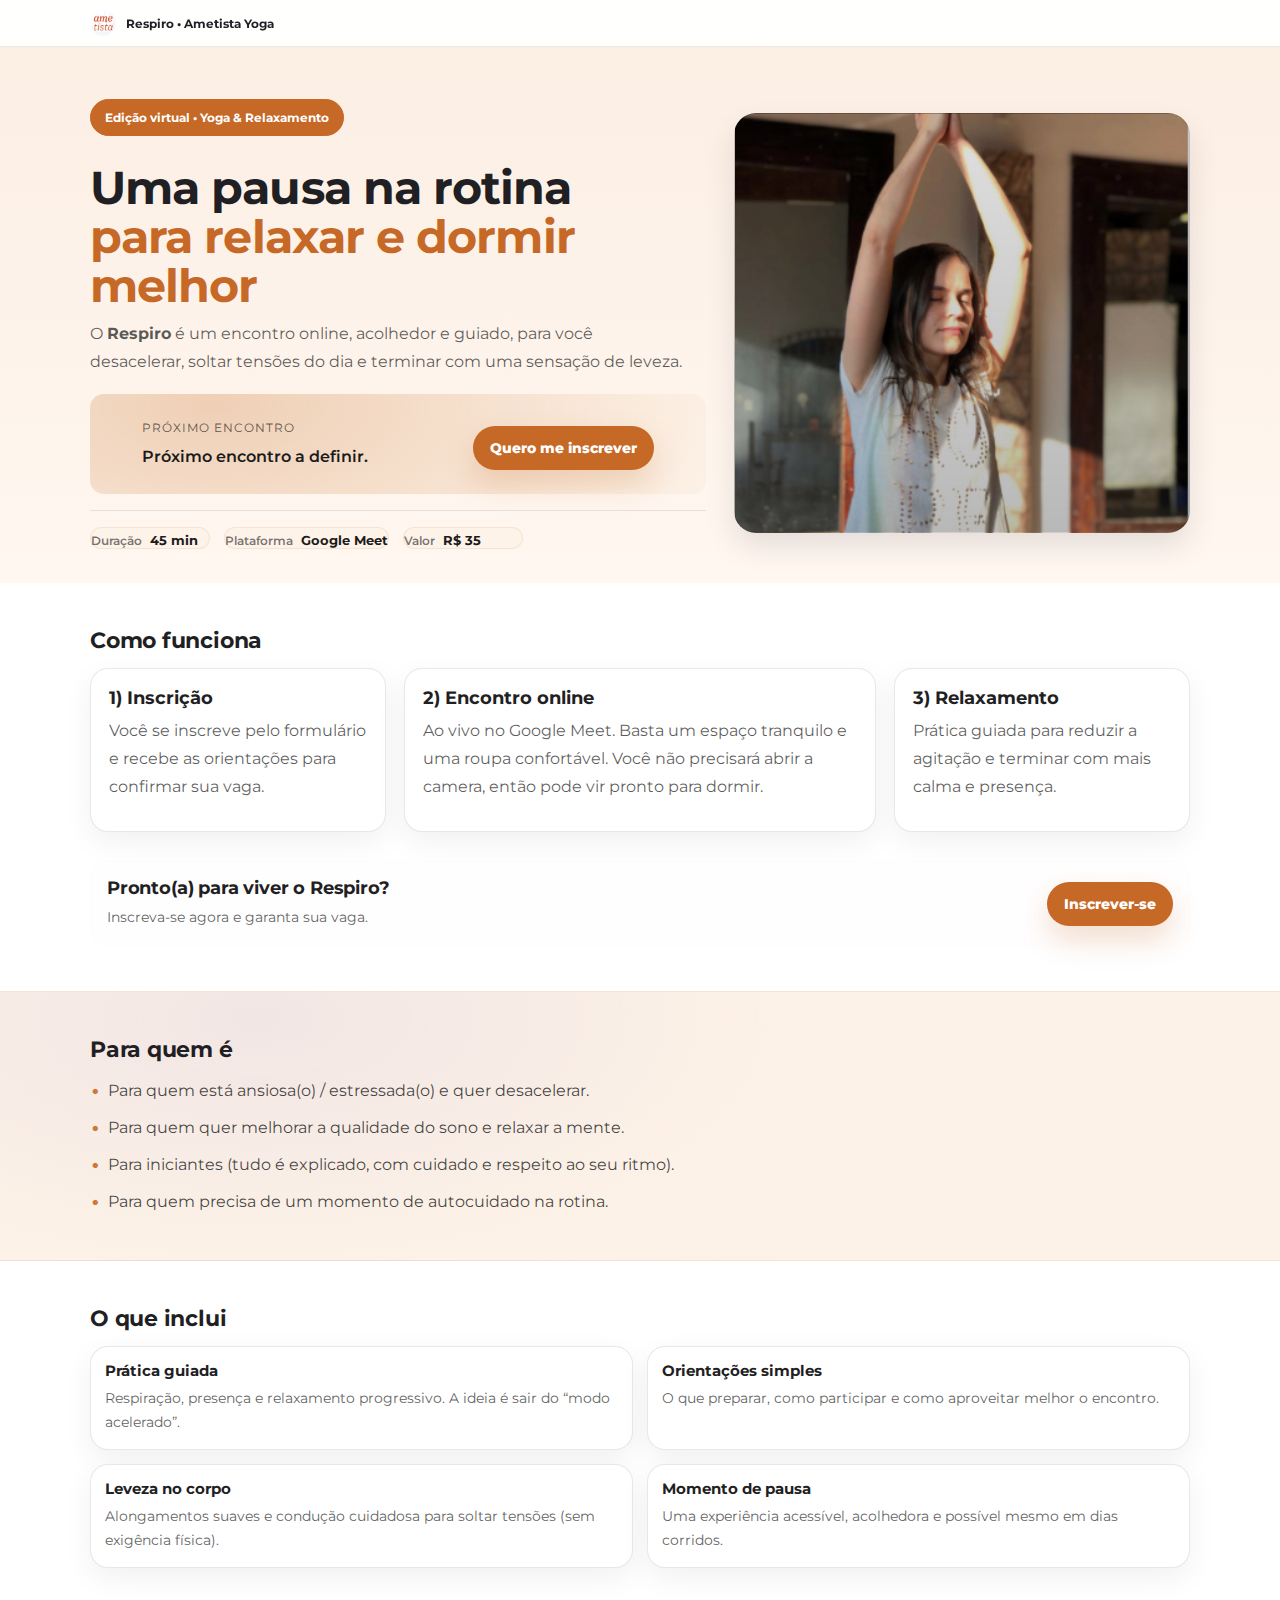
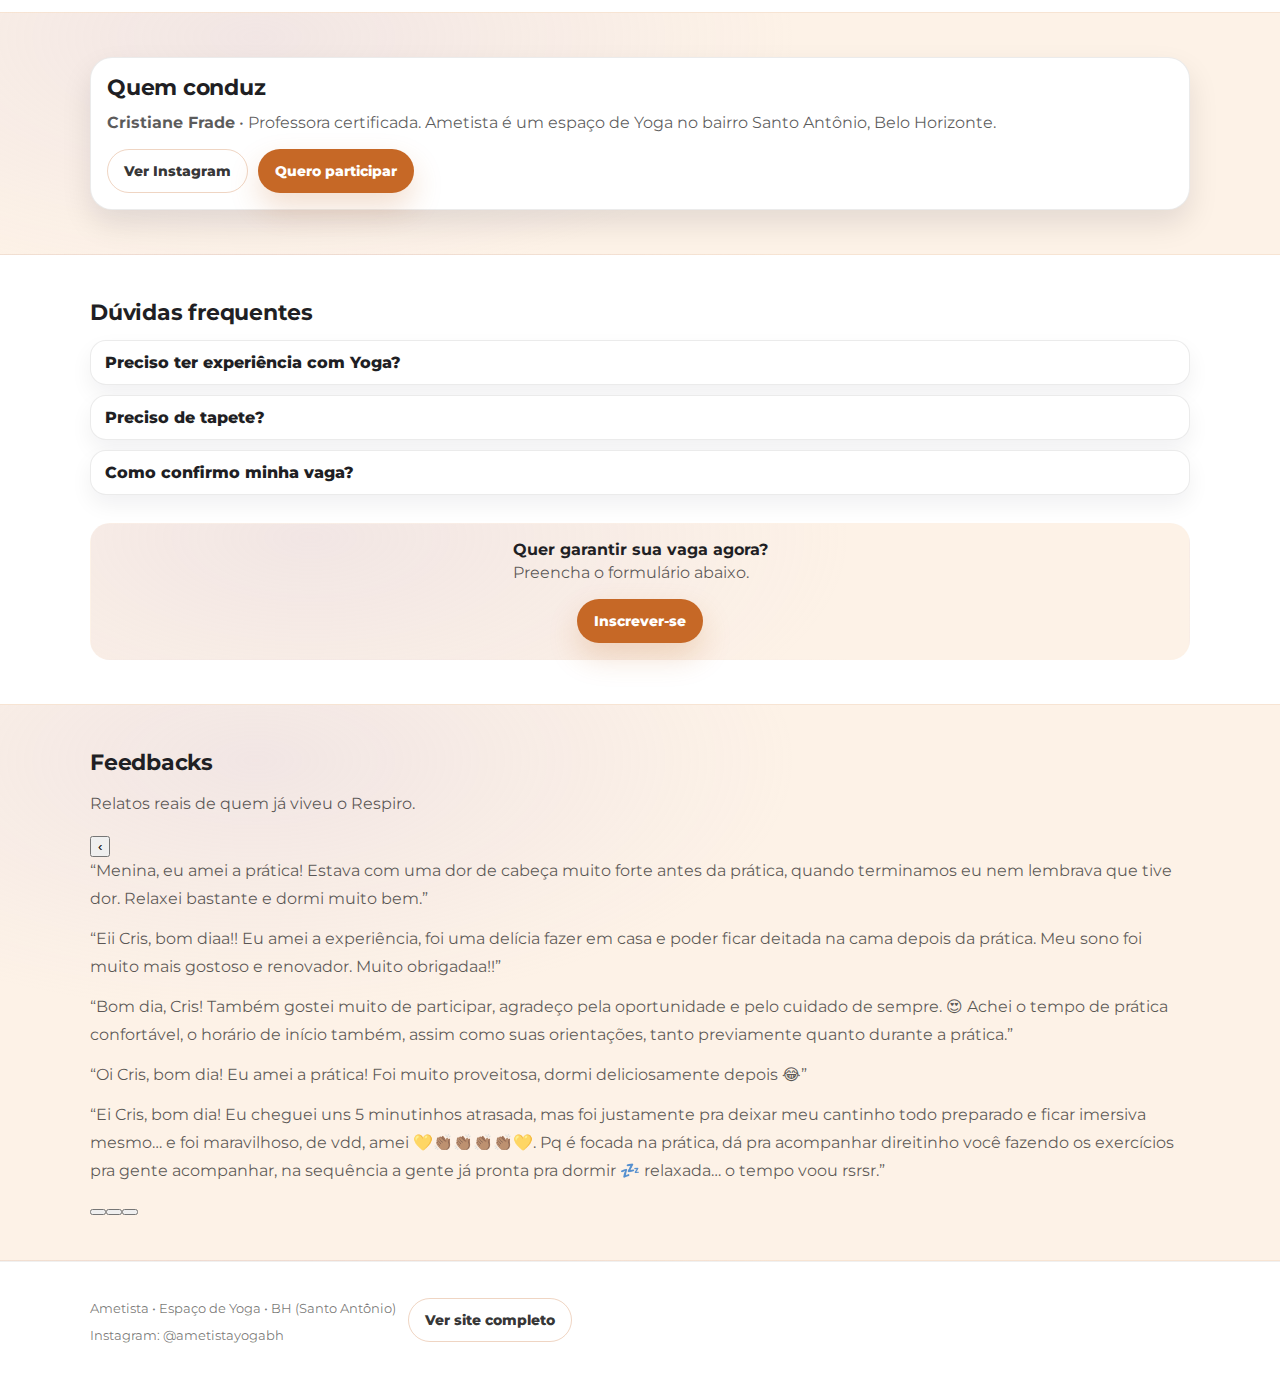
<file: index.html>
<!doctype html>
<html lang="pt-BR">
<head>
  <meta charset="utf-8" />
  <meta name="viewport" content="width=device-width, initial-scale=1" />

  <title>Respiro • Yoga & Relaxamento na sua casa | Ametista Yoga BH</title>
  <meta name="description" content="Respiro (edição virtual): uma pausa na rotina com Yoga & Relaxamento para relaxar e dormir melhor. Inscreva-se online." />
  <meta name="robots" content="index,follow" />
  <link rel="canonical" href="https://respiro.ametistayoga.com.br/" />
  <meta name="theme-color" content="#6d4cff" />

  <!-- Open Graph -->
  <meta property="og:type" content="website" />
  <meta property="og:site_name" content="Ametista • Espaço de Yoga" />
  <meta property="og:title" content="Respiro • Yoga & Relaxamento na sua casa" />
  <meta property="og:description" content="Uma pausa na rotina para relaxar e dormir melhor. Inscreva-se online." />
  <meta property="og:url" content="https://respiro.ametistayoga.com.br/" />
  <meta property="og:image" content="https://respiro.ametistayoga.com.br/assets/images/ametista-logo-vertical.webp.webp" />
  <meta property="og:image:width" content="1200" />
  <meta property="og:image:height" content="630" />

  <!-- Twitter -->
  <meta name="twitter:card" content="summary_large_image" />
  <meta name="twitter:title" content="Respiro • Yoga & Relaxamento na sua casa" />
  <meta name="twitter:description" content="Uma pausa na rotina para relaxar e dormir melhor. Inscreva-se online." />
  <meta name="twitter:image" content="https://respiro.ametistayoga.com.br/assets/images/ametista-logo-vertical.webp" />

  <link rel="icon" href="assets/images/ametista-logo-vertical.webp" />
  <link rel="preconnect" href="https://fonts.googleapis.com">
  <link rel="preconnect" href="https://fonts.gstatic.com" crossorigin>
  <link href="https://fonts.googleapis.com/css2?family=Montserrat:wght@300;400;600;700;800&display=swap" rel="stylesheet">

  <link rel="stylesheet" href="assets/css/base.css">
  <link rel="stylesheet" href="assets/css/header-menu.css">
  <link rel="stylesheet" href="assets/css/respiro.css">
  <link rel="stylesheet" href="assets/css/modal.css">
<link rel="stylesheet" href="assets/css/base2.css">
<link rel="stylesheet" href="assets/css/feedback.css">

  <!-- Schema -->
  <script type="application/ld+json">
  {
    "@context":"https://schema.org",
    "@type":"Event",
    "name":"Respiro (edição virtual) - Yoga & Relaxamento",
    "eventAttendanceMode":"https://schema.org/OnlineEventAttendanceMode",
    "eventStatus":"https://schema.org/EventScheduled",
    "organizer":{
      "@type":"Organization",
      "name":"Ametista - Espaço de Yoga",
      "url":"https://ametistayoga.com.br"
    }
  }
  </script>

  <script type="text/javascript">
    (function(c,l,a,r,i,t,y){
        c[a]=c[a]||function(){(c[a].q=c[a].q||[]).push(arguments)};
        t=l.createElement(r);t.async=1;t.src="https://www.clarity.ms/tag/"+i;
        y=l.getElementsByTagName(r)[0];y.parentNode.insertBefore(t,y);
    })(window, document, "clarity", "script", "vf5sz6mywm");
</script>
</head>

<body>
  <!-- Header -->
  <header class="header">
    <div class="wrap header-inner">
      <a class="brand" href="https://respiro.ametistayoga.com.br" aria-label="Ir para o site Ametista Yoga">
        <img src="assets/images/ametista-logo-vertical.webp" alt="">
        <span>Respiro • Ametista Yoga</span>
      </a>
    </div>
  </header>

  <!-- Hero -->
  <main>
    <section class="hero" aria-label="Respiro">
      <div class="wrap hero-grid">
        <div class="hero-copy">
          <div class="badge">Edição virtual • Yoga & Relaxamento</div>

          <h1>Uma pausa na rotina<br><span class="accent">para relaxar e dormir melhor</span></h1>

          <p class="lead">
            O <strong>Respiro</strong> é um encontro online, acolhedor e guiado, para você desacelerar,
            soltar tensões do dia e terminar com uma sensação de leveza.
          </p>
<section class="next-event" aria-live="polite">
  <div class="wrap1">
    <div>
    <p class="next-event-label">Próximo encontro</p>
    <p class="next-event-value" id="nextEvent">
      Carregando próxima data…
    </p>
    </div>
    <div class="cta-row">
  <a class="btn primary" href="#" id="cta-main"data-open-form>Quero me inscrever</a>
</div>
  </div>
</section>


         <div class="meta-inline" aria-label="Informações rápidas">
  <div class="meta-item">
    <span class="meta-k">Duração</span>
    <span class="meta-v">45 min</span>
  </div>

  <div class="meta-item">
    <span class="meta-k">Plataforma</span>
    <span class="meta-v">Google Meet</span>
  </div>

  <div class="meta-item">
    <span class="meta-k">Valor</span>
    <span class="meta-v">R$ 35</span>
  </div>
</div>
        </div>

        <div class="hero-media" role="img" aria-label="Foto do Respiro"></div>
      </div>
    </section>

    <!-- Como funciona -->
    <section class="section" id="como-funciona">
      <div class="wrap">
        <h2>Como funciona</h2>

        <div class="cards">
          <article class="card">
            <h3>1) Inscrição</h3>
            <p>Você se inscreve pelo formulário e recebe as orientações para confirmar sua vaga.</p>
          </article>
          <article class="card">
            <h3>2) Encontro online</h3>
            <p>Ao vivo no Google Meet. Basta um espaço tranquilo e uma roupa confortável. Você não precisará abrir a camera, então pode vir pronto para dormir.</p>
          </article>
          <article class="card">
            <h3>3) Relaxamento</h3>
            <p>Prática guiada para reduzir a agitação e terminar com mais calma e presença.</p>
          </article>
        </div>

        <div class="cta-box">
          <div>
            <strong>Pronto(a) para viver o Respiro?</strong>
            <p>Inscreva-se agora e garanta sua vaga.</p>
          </div>
          <a class="btn primary" href="#" id="cta-mid" data-open-form>Inscrever-se</a>
        </div>
      </div>
    </section>

    <!-- Para quem é -->
    <section class="section soft" id="para-quem">
      <div class="wrap">
        <h2>Para quem é</h2>
        <ul class="list">
          <li>Para quem está ansiosa(o) / estressada(o) e quer desacelerar.</li>
          <li>Para quem quer melhorar a qualidade do sono e relaxar a mente.</li>
          <li>Para iniciantes (tudo é explicado, com cuidado e respeito ao seu ritmo).</li>
          <li>Para quem precisa de um momento de autocuidado na rotina.</li>
        </ul>
      </div>
    </section>

    <!-- Conteúdo -->
    <section class="section" id="conteudo">
      <div class="wrap">
        <h2>O que inclui</h2>

        <div class="grid-2">
          <div class="panel">
            <h3>Prática guiada</h3>
            <p>Respiração, presença e relaxamento progressivo. A ideia é sair do “modo acelerado”.</p>
          </div>
          <div class="panel">
            <h3>Orientações simples</h3>
            <p>O que preparar, como participar e como aproveitar melhor o encontro.</p>
          </div>
          <div class="panel">
            <h3>Leveza no corpo</h3>
            <p>Alongamentos suaves e condução cuidadosa para soltar tensões (sem exigência física).</p>
          </div>
          <div class="panel">
            <h3>Momento de pausa</h3>
            <p>Uma experiência acessível, acolhedora e possível mesmo em dias corridos.</p>
          </div>
        </div>
      </div>
    </section>

    <!-- Sobre -->
    <section class="section soft" id="sobre">
      <div class="wrap about">
        <div class="about-card">
          <h2>Quem conduz</h2>
          <p>
            <strong>Cristiane Frade</strong> • Professora certificada.
            Ametista é um espaço de Yoga no bairro Santo Antônio, Belo Horizonte.
          </p>
          <div class="about-actions">
            <a class="btn ghost" href="https://instagram.com/ametistayogabh" target="_blank" rel="noreferrer">Ver Instagram</a>
            <a class="btn primary" href="#" id="cta-about" data-open-form>Quero participar</a>
          </div>
        </div>
      </div>
    </section>

    <!-- FAQ -->
    <section class="section" id="faq">
      <div class="wrap">
        <h2>Dúvidas frequentes</h2>

        <details class="faq">
          <summary>Preciso ter experiência com Yoga?</summary>
          <p>Não. O Respiro é acessível e guiado, com foco em relaxamento e autocuidado.</p>
        </details>

        <details class="faq">
          <summary>Preciso de tapete?</summary>
          <p>Não. Você pode fazer a prática na sua cama, sofá ou em outro apoio no chão.</p>
        </details>

        <details class="faq">
          <summary>Como confirmo minha vaga?</summary>
          <p>Você se inscreve pelo formulário e segue as instruções de confirmação (pagamento/PIX).</p>
        </details>

        <div class="cta-box1">
          <div>
            <strong>Quer garantir sua vaga agora?</strong>
            <p>Preencha o formulário abaixo.</p>
          </div>
          <a class="btn primary" href="#" id="cta-bottom" data-open-form>Inscrever-se</a>
        </div>
      </div>
    </section>
    <section class="section soft" id="feedbacks" aria-label="Feedbacks de alunos">
  <div class="wrap">
    <h2>Feedbacks</h2>
    <p class="lead">Relatos reais de quem já viveu o Respiro.</p>

    <div class="fb-slider" data-fb-slider>
      <button class="fb-nav fb-prev" type="button" aria-label="Feedback anterior" data-fb-prev>
        ‹
      </button>

      <div class="fb-viewport" data-fb-viewport tabindex="0" aria-label="Carrossel de feedbacks">
        <div class="fb-track" data-fb-track>
          <article class="fb-card">
            <p class="fb-quote">“Menina, eu amei a prática! Estava com uma dor de cabeça muito forte antes da prática, quando terminamos eu nem lembrava que tive dor. Relaxei bastante e dormi muito bem.”</p>
          </article>

          <article class="fb-card">
            <p class="fb-quote">“Eii Cris, bom diaa!! Eu amei a experiência, foi uma delícia fazer em casa e poder ficar deitada na cama depois da prática. Meu sono foi muito mais gostoso e renovador. Muito obrigadaa!!”</p>
          </article>

          <article class="fb-card">
            <p class="fb-quote">“Bom dia, Cris! Também gostei muito de participar, agradeço pela oportunidade e pelo cuidado de sempre. 😍 Achei o tempo de prática confortável, o horário de início também, assim como suas orientações, tanto previamente quanto durante a prática.”</p>
          </article>

          <article class="fb-card">
            <p class="fb-quote">“Oi Cris, bom dia! Eu amei a prática! Foi muito proveitosa, dormi deliciosamente depois 😂”</p>
          </article>

          <article class="fb-card">
            <p class="fb-quote">“Ei Cris, bom dia! Eu cheguei uns 5 minutinhos atrasada, mas foi justamente pra deixar meu cantinho todo preparado e ficar imersiva mesmo… e foi maravilhoso, de vdd, amei 💛👏🏾👏🏾👏🏾👏🏾💛. Pq é focada na prática, dá pra acompanhar direitinho você fazendo os exercícios pra gente acompanhar, na sequência a gente já pronta pra dormir 💤 relaxada… o tempo voou rsrsr.”</p>
          </article>
        </div>
      </div>

      <button class="fb-nav fb-next" type="button" aria-label="Próximo feedback" data-fb-next>
        ›
      </button>

      <div class="fb-dots" aria-label="Paginação do carrossel" data-fb-dots></div>
    </div>
  </div>
</section>
  </main>

  <!-- Footer -->
  <footer class="footer" aria-label="Rodapé">
    <div class="wrap footer-inner">
      <div class="footer-text">
        <small>Ametista • Espaço de Yoga • BH (Santo Antônio)</small>
        <small>Instagram: @ametistayogabh</small>
      </div>
      <a class="btn ghost" href="https://www.ametistayoga.com.br/" target="_blank" rel="noreferrer">Ver site completo</a>
    </div>
  </footer>

  <!-- Sticky CTA (mobile) -->
  <div class="sticky-cta" aria-label="Inscrever-se">
    <a class="btn primary" href="#" id="cta-sticky" data-open-form>Inscrever-se</a>
  </div>

  <!-- Modal Form -->
  <div class="modal" id="formModal" aria-hidden="true" role="dialog" aria-modal="true" aria-label="Formulário de inscrição">
    <div class="modal-sheet">
      <button class="modal-close" type="button" aria-label="Fechar" data-close-modal></button>

      <div class="modal-top">
        <strong>Inscrição • Respiro</strong>
        <button class="link-close" type="button" data-close-modal>Fechar</button>
      </div>

      <iframe
        id="respiroForm"
        title="Inscrição Respiro"
        src="https://docs.google.com/forms/d/e/1FAIpQLScRTelsvpw_uzXyE2P9lrpAxEq3uUfGEWLYXB6dIR0Hc9IHnw/viewform?embedded=true"
        loading="lazy">
      </iframe>
    </div>
  </div>

  <script src="assets/js/common.js"></script>
  <script src="assets/js/menu.js"></script>
  <script src="assets/js/modal.js"></script>
  <script src="assets/js/tracking.js"></script>
  <script src="assets/js/next-meeting.js"></script>
  <script src="assets/js/feedback.js"></script>

</body>
</html>
</file>
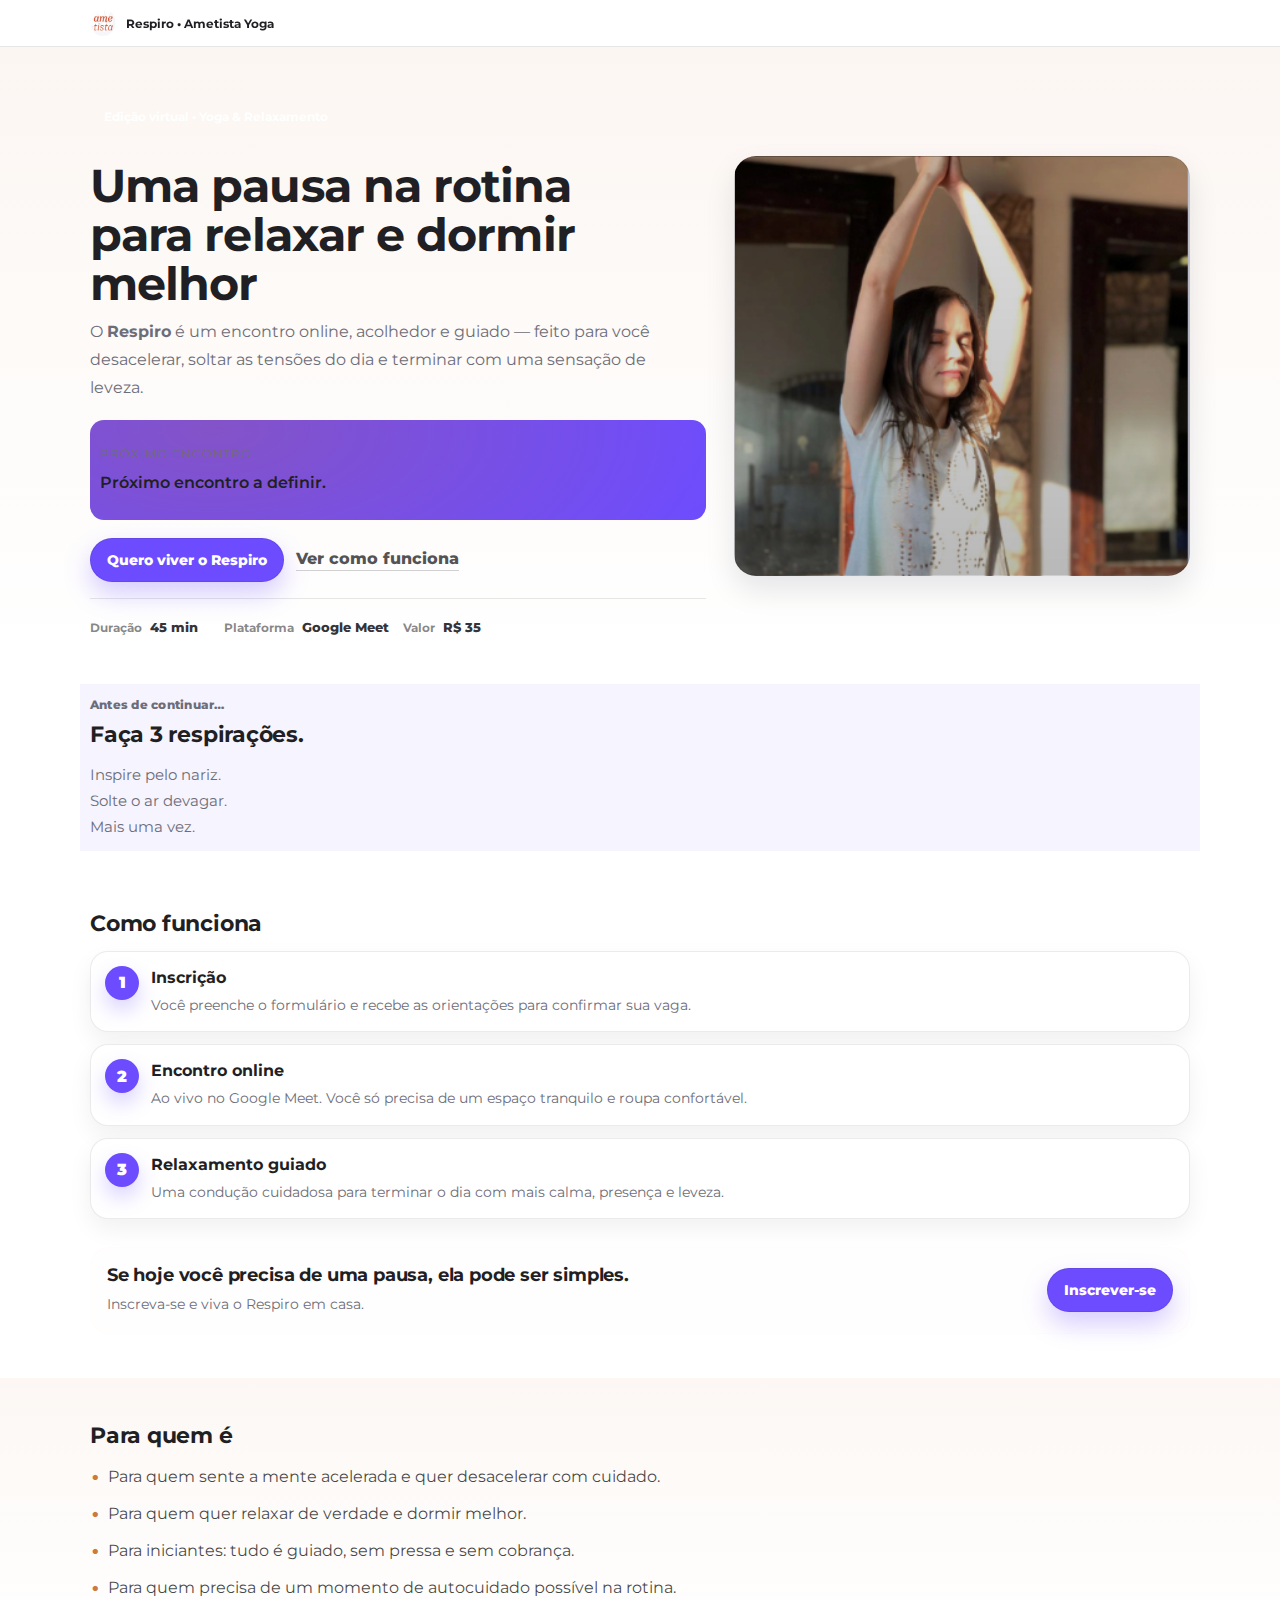
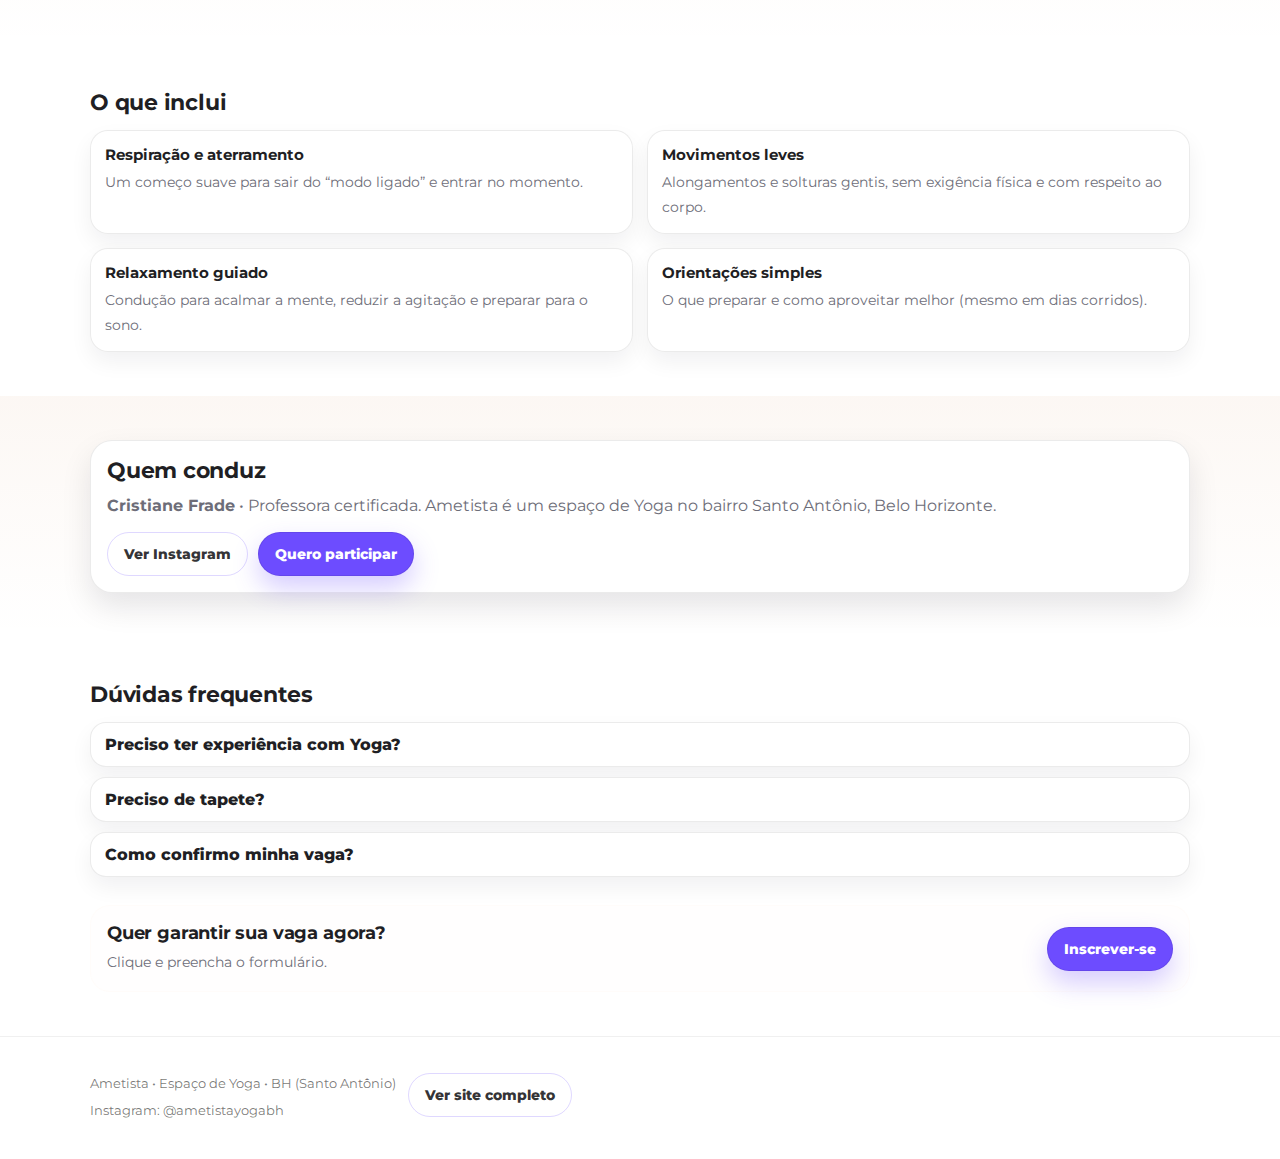
<file: index2.html>
<!doctype html>
<html lang="pt-BR">
<head>
  <meta charset="utf-8" />
  <meta name="viewport" content="width=device-width, initial-scale=1" />

  <title>Respiro • Yoga & Relaxamento na sua casa | Ametista Yoga BH</title>
  <meta name="description" content="Respiro (edição virtual): uma pausa na rotina com Yoga & Relaxamento para relaxar e dormir melhor. Inscreva-se online." />
  <meta name="robots" content="index,follow" />
  <link rel="canonical" href="https://respiro.ametistayoga.com.br/" />
  <meta name="theme-color" content="#6d4cff" />

  <!-- Open Graph -->
  <meta property="og:type" content="website" />
  <meta property="og:site_name" content="Ametista • Espaço de Yoga" />
  <meta property="og:title" content="Respiro • Yoga & Relaxamento na sua casa" />
  <meta property="og:description" content="Uma pausa na rotina para relaxar e dormir melhor. Inscreva-se online." />
  <meta property="og:url" content="https://respiro.ametistayoga.com.br/" />
  <meta property="og:image" content="https://respiro.ametistayoga.com.br/assets/images/ametista-logo-curta.webp" />
  <meta property="og:image:width" content="1200" />
  <meta property="og:image:height" content="630" />

  <!-- Twitter -->
  <meta name="twitter:card" content="summary_large_image" />
  <meta name="twitter:title" content="Respiro • Yoga & Relaxamento na sua casa" />
  <meta name="twitter:description" content="Uma pausa na rotina para relaxar e dormir melhor. Inscreva-se online." />
  <meta name="twitter:image" content="https://respiro.ametistayoga.com.br/assets/images/ametista-logo-curta.webp" />

  <link rel="icon" href="assets/images/ametista-logo-curta.webp" />
  <link rel="preconnect" href="https://fonts.googleapis.com">
  <link rel="preconnect" href="https://fonts.gstatic.com" crossorigin>
  <link href="https://fonts.googleapis.com/css2?family=Montserrat:wght@300;400;600;700;800&display=swap" rel="stylesheet">

  <link rel="stylesheet" href="assets/css/base.css">
  <link rel="stylesheet" href="assets/css/header-menu.css">
  <link rel="stylesheet" href="assets/css/respiro.css">
  <link rel="stylesheet" href="assets/css/modal.css">

  <!-- Schema -->
  <script type="application/ld+json">
  {
    "@context":"https://schema.org",
    "@type":"Event",
    "name":"Respiro (edição virtual) - Yoga & Relaxamento",
    "eventAttendanceMode":"https://schema.org/OnlineEventAttendanceMode",
    "eventStatus":"https://schema.org/EventScheduled",
    "organizer":{
      "@type":"Organization",
      "name":"Ametista - Espaço de Yoga",
      "url":"https://ametistayoga.com.br"
    }
  }
  </script>
</head>

<body>
  <!-- Header -->
  <header class="header">
    <div class="wrap header-inner">
      <a class="brand" href="https://ametistayoga.com.br" aria-label="Ir para o site Ametista Yoga">
        <img src="assets/images/ametista-logo-vertical.webp" alt="">
        <span>Respiro • Ametista Yoga</span>
      </a>

    </div>
  </header>

  <main>
    <!-- Hero -->
    <section class="hero" aria-label="Respiro">
      <div class="wrap hero-grid">
        <div class="hero-copy">
          <div class="badge">Edição virtual • Yoga & Relaxamento</div>

          <h1>Uma pausa na rotina<br><span class="accent">para relaxar e dormir melhor</span></h1>

          <p class="lead">
            O <strong>Respiro</strong> é um encontro online, acolhedor e guiado — feito para você desacelerar,
            soltar as tensões do dia e terminar com uma sensação de leveza.
          </p>
<section class="next-event" aria-live="polite">
  <div class="wrap">
    <p class="next-event-label">Próximo encontro</p>
    <p class="next-event-value" id="nextEvent">
      Carregando próxima data…
    </p>
  </div>
</section>

          <div class="cta-row">
            <a class="btn primary" href="#" id="cta-main" data-open-form>Quero viver o Respiro</a>
            <a class="link" href="#como-funciona">Ver como funciona</a>
          </div>

          <div class="meta-inline" aria-label="Informações rápidas">
            <div class="meta-item">
              <span class="meta-k">Duração</span>
              <span class="meta-v">45 min</span>
            </div>
            <div class="meta-item">
              <span class="meta-k">Plataforma</span>
              <span class="meta-v">Google Meet</span>
            </div>
            <div class="meta-item">
              <span class="meta-k">Valor</span>
              <span class="meta-v">R$ 35</span>
            </div>
          </div>
        </div>

        <div class="hero-media" role="img" aria-label="Foto do Respiro"></div>
      </div>
    </section>

    <!-- Micro “experiência” (sem cara de landing) -->
    <section class="section pause" aria-label="Uma pausa breve">
      <div class="wrap pause-inner">
        <p class="pause-kicker">Antes de continuar…</p>
        <h2 class="pause-title">Faça 3 respirações.</h2>
        <p class="pause-text">
          Inspire pelo nariz. <br>
          Solte o ar devagar. <br>
          Mais uma vez.
        </p>
      </div>
    </section>

    <!-- Como funciona (sem cards “SaaS”) -->
    <section class="section" id="como-funciona">
      <div class="wrap">
        <h2>Como funciona</h2>

        <div class="flow">
          <div class="flow-step">
            <span class="flow-n">1</span>
            <div class="flow-b">
              <h3>Inscrição</h3>
              <p>Você preenche o formulário e recebe as orientações para confirmar sua vaga.</p>
            </div>
          </div>

          <div class="flow-step">
            <span class="flow-n">2</span>
            <div class="flow-b">
              <h3>Encontro online</h3>
              <p>Ao vivo no Google Meet. Você só precisa de um espaço tranquilo e roupa confortável.</p>
            </div>
          </div>

          <div class="flow-step">
            <span class="flow-n">3</span>
            <div class="flow-b">
              <h3>Relaxamento guiado</h3>
              <p>Uma condução cuidadosa para terminar o dia com mais calma, presença e leveza.</p>
            </div>
          </div>
        </div>

        <div class="cta-box">
          <div>
            <strong>Se hoje você precisa de uma pausa, ela pode ser simples.</strong>
            <p>Inscreva-se e viva o Respiro em casa.</p>
          </div>
          <a class="btn primary" href="#" id="cta-mid" data-open-form>Inscrever-se</a>
        </div>
      </div>
    </section>

    <!-- Para quem é (mais humano, menos “lista corporativa”) -->
    <section class="section soft" id="para-quem">
      <div class="wrap">
        <h2>Para quem é</h2>
        <ul class="list">
          <li>Para quem sente a mente acelerada e quer desacelerar com cuidado.</li>
          <li>Para quem quer relaxar de verdade e dormir melhor.</li>
          <li>Para iniciantes: tudo é guiado, sem pressa e sem cobrança.</li>
          <li>Para quem precisa de um momento de autocuidado possível na rotina.</li>
        </ul>
      </div>
    </section>

    <!-- O que inclui (troca “cards” por blocos leves) -->
    <section class="section" id="conteudo">
      <div class="wrap">
        <h2>O que inclui</h2>

        <div class="grid-2">
          <div class="panel">
            <h3>Respiração e aterramento</h3>
            <p>Um começo suave para sair do “modo ligado” e entrar no momento.</p>
          </div>

          <div class="panel">
            <h3>Movimentos leves</h3>
            <p>Alongamentos e solturas gentis, sem exigência física e com respeito ao corpo.</p>
          </div>

          <div class="panel">
            <h3>Relaxamento guiado</h3>
            <p>Condução para acalmar a mente, reduzir a agitação e preparar para o sono.</p>
          </div>

          <div class="panel">
            <h3>Orientações simples</h3>
            <p>O que preparar e como aproveitar melhor (mesmo em dias corridos).</p>
          </div>
        </div>
      </div>
    </section>

    <!-- Quem conduz -->
    <section class="section soft" id="sobre">
      <div class="wrap about">
        <div class="about-card">
          <h2>Quem conduz</h2>
          <p>
            <strong>Cristiane Frade</strong> • Professora certificada.
            Ametista é um espaço de Yoga no bairro Santo Antônio, Belo Horizonte.
          </p>
          <div class="about-actions">
            <a class="btn ghost" href="https://instagram.com/ametistayogabh" target="_blank" rel="noreferrer">Ver Instagram</a>
            <a class="btn primary" href="#" id="cta-about" data-open-form>Quero participar</a>
          </div>
        </div>
      </div>
    </section>

    <!-- FAQ -->
    <section class="section" id="faq">
      <div class="wrap">
        <h2>Dúvidas frequentes</h2>

        <details class="faq">
          <summary>Preciso ter experiência com Yoga?</summary>
          <p>Não. O Respiro é acessível e guiado, com foco em relaxamento e autocuidado.</p>
        </details>

        <details class="faq">
          <summary>Preciso de tapete?</summary>
          <p>Ajuda, mas não é obrigatório. Um cobertor ou toalha pode ser suficiente.</p>
        </details>

        <details class="faq">
          <summary>Como confirmo minha vaga?</summary>
          <p>Você se inscreve pelo formulário e segue as instruções de confirmação (pagamento/PIX).</p>
        </details>

        <div class="cta-box" id="inscricao">
          <div>
            <strong>Quer garantir sua vaga agora?</strong>
            <p>Clique e preencha o formulário.</p>
          </div>
          <a class="btn primary" href="#" id="cta-bottom" data-open-form>Inscrever-se</a>
        </div>
      </div>
    </section>
  </main>

  <!-- Footer -->
  <footer class="footer" aria-label="Rodapé">
    <div class="wrap footer-inner">
      <div class="footer-text">
        <small>Ametista • Espaço de Yoga • BH (Santo Antônio)</small>
        <small>Instagram: @ametistayogabh</small>
      </div>
      <a class="btn ghost" href="https://respiro.ametistayoga.com.br" target="_blank" rel="noreferrer">Ver site completo</a>
    </div>
  </footer>

  <!-- Sticky CTA (mobile) -->
  <div class="sticky-cta" aria-label="Inscrever-se">
    <a class="btn primary" href="#" id="cta-sticky" data-open-form>Inscrever-se</a>
  </div>

  <!-- Modal Form -->
  <div class="modal" id="formModal" aria-hidden="true" role="dialog" aria-modal="true" aria-label="Formulário de inscrição">
    <div class="modal-sheet">
      <button class="modal-close" type="button" aria-label="Fechar" data-close-modal></button>

      <div class="modal-top">
        <strong>Inscrição • Respiro</strong>
        <button class="link-close" type="button" data-close-modal>Fechar</button>
      </div>

      <iframe
        id="respiroForm"
        title="Inscrição Respiro"
        src="https://docs.google.com/forms/d/e/1FAIpQLScRTelsvpw_uzXyE2P9lrpAxEq3uUfGEWLYXB6dIR0Hc9IHnw/viewform?embedded=true"
        loading="lazy">
      </iframe>
    </div>
  </div>

  <script src="assets/js/common.js"></script>
  <script src="assets/js/menu.js"></script>
  <script src="assets/js/modal.js"></script>
  <script src="assets/js/tracking.js"></script>
  <script src="assets/js/next-meeting.js"></script>

</body>
</html>
</file>
<file: assets/css/base.css>
:root{
  --bg:#fff;
  --ink:#1f1f1f;
  --muted:#6d6d6d;
  --line: rgba(0,0,0,.08);
  --soft:#f7f7f9;
  --accent:#cf5f36;
  --accent-2:#e8c8bb;
  --radius: 16px;
  --shadow: 0 12px 30px rgba(0,0,0,.10);
  --wrap: 1080px;
}

*{ box-sizing:border-box; }
html,body{ height:100%; }
body{
  margin:0;
  font-family:"Montserrat",system-ui,-apple-system,Segoe UI,Roboto,Arial,sans-serif;
  color:var(--ink);
  background:var(--bg);
  -webkit-font-smoothing:antialiased;
  text-rendering:optimizeLegibility;
}

a{ color:inherit; text-decoration:none; }
img{ max-width:100%; display:block; }
.wrap{ max-width:var(--wrap); margin:0 auto; padding:0 16px; }

.section{ padding:26px 0; }
.section.soft{ background:var(--soft); }

h1,h2,h3{ margin:0 0 12px; }
h2{ font-size:20px; letter-spacing:.2px; }
p{ margin:0 0 12px; color:var(--muted); line-height:1.7; }

.btn{
  display:inline-flex;
  align-items:center;
  justify-content:center;
  gap:10px;
  padding:12px 16px;
  border-radius:999px;
  font-weight:800;
  font-size:13px;
  border:1px solid var(--line);
  background:#fff;
}
.btn.primary{
  background:var(--accent);
  color:#fff;
  border-color: rgba(0,0,0,.10);
}
.btn.ghost{
  background: rgba(255,255,255,.10);
  border-color: rgba(255,255,255,.22);
}

@media (min-width: 860px){
  .wrap{ padding:0 22px; }
  h2{ font-size:24px; }
}
</file>
<file: assets/css/header-menu.css>
.header{
  position: sticky;
  top: 0;
  z-index: 1000;
  background: rgba(255,255,255,.92);
  backdrop-filter: blur(8px);
  border-bottom: 1px solid var(--line);
}

.header-inner{
  display:flex;
  align-items:center;
  justify-content:space-between;
  gap:10px;
  padding:12px 0;
}

.brand{
  display:flex;
  align-items:center;
  gap:10px;
  min-width:0;
}
.brand img{ width:26px; height:26px; border-radius:8px; }
.brand span{
  font-weight:700;
  font-size:12px;
  white-space:nowrap;
  overflow:hidden;
  text-overflow:ellipsis;
  max-width: 52vw;
}

.menu-toggle{
  width:42px; height:42px;
  border-radius:999px;
  border:1px solid var(--line);
  background:#fff;
  font-size:18px;
  display:grid;
  place-items:center;
  cursor:pointer;
}

.menu{
  position: fixed;
  inset: 0;
  background: #fff;
  padding: 76px 16px 16px;
  display: flex;
  flex-direction: column;
  gap:10px;
  transform: translateX(100%);
  transition: transform .22s ease;
}
.menu.is-open{ transform: translateX(0); }

.menu a{
  padding:14px;
  border-radius:14px;
  background:#f3f3f5;
  font-weight:800;
}
.menu .menu-cta{
  background: var(--accent);
  color:#fff;
  text-align:center;
}

@media (min-width: 860px){
  .menu-toggle{ display:none; }

  .menu{
    position: static;
    inset: auto;
    transform: none;
    padding: 0;
    flex-direction: row;
    gap: 16px;
    background: transparent;
  }

  .menu a{
    padding: 8px 0;
    background: transparent;
    font-weight:700;
    color:#2a2a2a;
  }

  .menu .menu-cta{
    padding:10px 14px;
    border-radius:999px;
    background: var(--accent);
    color:#fff;
  }
}
</file>
<file: assets/css/respiro.css>
/* ================================
   RESPIRO • LANDING PAGE
   Mobile-first
================================ */

/* Tokens locais (complementam base.css) */
:root{
  --bg:#fbfafc;
  --card:#ffffff;
  --ink:#1f1f24;
  --muted:#6c6c78;
  --line:rgba(20,20,30,.10);

  /* Roxo Respiro */
  --accent:#6d4cff;
  --accent-soft:#efeaff;
  --accent-ink:#2a1f66;

  --radius:18px;
  --shadow:0 12px 26px rgba(16, 10, 30, .08);
}

/* ================================
   HERO
================================ */

.hero{
  background:var(--bg);
  padding:28px 0 40px;
}

.hero-grid{
  display:grid;
  gap:28px;
}

.footer-inner{
  display:flex;
  align-items:center;
  justify-content:center;
  gap:16px;
  flex-wrap:wrap;
}
.footer-text{
  justify-items: center;
}
.next-event {
  padding: 14px 0;
  border-radius: 14px;
  background: radial-gradient(900px 420px at 20% 10%, rgba(198,104,34,.25), transparent 60%),
    var(--accent);
}

.next-event-label {
  font-size: 12px;
  text-transform: uppercase;
  letter-spacing: .08em;
  color: var(--muted);
  margin: 0 0 4px;
}

.next-event-value {
  font-size: 16px;
  font-weight: 600;
  color: var(--text);
  margin: 0 0 0px;
}



.badge{
  display:inline-flex;
  padding:8px 14px;
  border-radius:999px;
  background:var(--accent-strong);
  color:white;
  font-size:13px;
  font-weight:700;
  margin-bottom:14px;
}

.hero-copy h1{
  font-size:32px;
  line-height:1.15;
  letter-spacing:-.02em;
  margin-bottom:14px;
  color:var(--ink);
}

.hero-copy .accent{
  color:var(--accent);
}

.lead{
  font-size:16px;
  line-height:1.6;
  color:var(--muted);
  margin-bottom:18px;
}

/* CTA principal + link */
.cta-row{
  display:flex;
  align-items:center;
  gap:14px;
  flex-wrap:wrap;
  margin:18px 0 10px;
}

/* Botão principal */
.btn{
  display:inline-flex;
  align-items:center;
  justify-content:center;
  padding:14px 20px;
  border-radius:999px;
  font-weight:800;
  border:1px solid transparent;
  text-decoration:none;
  cursor:pointer;
}

.btn.primary{
  background:var(--accent);
  color:#fff;
  box-shadow:0 16px 30px rgba(109,76,255,.25);
}

.btn.primary:active{
  transform:translateY(1px);
}

/* Link secundário */
.link{
  font-weight:700;
  color:var(--ink);
  text-decoration:underline;
  text-underline-offset:4px;
  opacity:.9;
}
.link:hover{ opacity:1; }

/* ================================
   META INFO (não clicável)
================================ */

.meta-inline{
  display:flex;
  gap:20px;
  flex-wrap:wrap;
  margin-top:18px;
  padding-top:16px;
  border-top:1px solid var(--line);
}

.meta-item{
  min-width:120px;
}

.meta-k{
  display:block;
  font-size:12px;
  color:var(--muted);
}

.meta-v{
  display:block;
  font-size:15px;
  font-weight:800;
  margin-top:4px;
  color:var(--ink);
}

/* ================================
   HERO MEDIA (imagem)
================================ */

.hero-media{
  width:100%;
  aspect-ratio:4 / 3;
  border-radius:var(--radius);
  background:
    linear-gradient(
      rgba(109,76,255,.08),
      rgba(109,76,255,.08)
    ),
    url("../images/respiro.webp") center / cover no-repeat;
}

/* ================================
   SEÇÕES
================================ */

.section{
  padding:48px 0;
}

.section.soft{
  background:var(--bg);
}

.section h2{
  font-size:26px;
  margin-bottom:22px;
  letter-spacing:-.01em;
}

/* ================================
   CARDS / COMO FUNCIONA
================================ */

.cards{
  display:grid;
  gap:18px;
}

.card{
  background:var(--card);
  border:1px solid var(--line);
  border-radius:var(--radius);
  padding:18px;
  box-shadow:var(--shadow);
}

.card h3{
  font-size:18px;
  margin-bottom:8px;
}

.card p{
  color:var(--muted);
  line-height:1.6;
}

/* ================================
   CTA BOX (meio / final)
================================ */

.cta-box{
  margin-top:28px;
  padding:20px;
  border-radius:var(--radius);
  background:radial-gradient(900px 420px at 20% 10%, rgba(210,194,220,.25), transparent 60%),
    var(--accent);
  display:flex;
  align-items:center;
  justify-content:space-between;
  gap:18px;
  flex-wrap:wrap;
}
.cta-box1{
  margin-top:28px;
  padding:20px;
  border-radius:var(--radius);
  background:radial-gradient(900px 420px at 20% 10%, rgba(210,194,220,.25), transparent 60%),
    var(--accent);
  display:flex;
  align-items:center;
  justify-content:space-between;
  flex-wrap:wrap;
}
.cta-box p{
  margin-top:6px;
  color:var(--muted);
}

/* ================================
   LISTAS
================================ */

.list{
  display:grid;
  gap:14px;
  padding-left:18px;
}

.list li{
  line-height:1.6;
}

/* ================================
   GRID CONTEÚDO
================================ */

.grid-2{
  display:grid;
  gap:18px;
}

.panel{
  background:var(--card);
  border:1px solid var(--line);
  border-radius:var(--radius);
  padding:18px;
}

.panel h3{
  margin-bottom:8px;
}

.panel p{
  color:var(--muted);
  line-height:1.6;
}

/* ================================
   SOBRE
================================ */

.about{
  display:grid;
  gap:24px;
}

.about-card{
  background:var(--card);
  border:1px solid var(--line);
  border-radius:var(--radius);
  padding:22px;
}

.about-actions{
  display:flex;
  gap:14px;
  margin-top:18px;
  flex-wrap:wrap;
}

/* Botão ghost (menos CTA) */
.btn.ghost{
  background:transparent;
  color:var(--accent);
  border:1px solid rgba(109,76,255,.3);
}

/* ================================
   FAQ
================================ */

.faq{
  border:1px solid var(--line);
  border-radius:var(--radius);
  padding:14px 18px;
  margin-bottom:12px;
  background:var(--card);
}

.faq summary{
  font-weight:700;
  cursor:pointer;
}

.faq p{
  margin-top:10px;
  color:var(--muted);
}

/* ================================
   FOOTER
================================ */

.footer{
  padding:32px 0;
  border-top:1px solid var(--line);
}



.footer-text{
  display:grid;
  gap:6px;
  color:var(--muted);
}

/* ================================
   STICKY CTA (MOBILE)
================================ */

.sticky-cta{
  position:fixed;
  left:0;
  right:0;
  bottom:0;
  padding:12px 16px;
  background:rgba(253,242,231,.95);
  backdrop-filter:blur(6px);
  border-top:1px solid var(--line);
  z-index:20;
}

.sticky-cta .btn{
  width:100%;
}

/* ================================
   DESKTOP
================================ */

@media (min-width: 768px){

  .hero-grid{
    grid-template-columns: 1.1fr .9fr;
    align-items:center;
    gap:48px;
  }

  .hero-copy h1{
    font-size:42px;
  }

  .grid-2{
    grid-template-columns:repeat(2, 1fr);
  }

  .cards{
    grid-template-columns:0.75fr 1.2fr 0.75fr;
  }

  .sticky-cta{
    display:none;
  }
}

/* =========================
   RESPIRO 2
========================= */


:root{
  --bg:#ffffff;
  --ink:#1f1f24;
  --muted:#6d6d78;
  --line: rgba(20, 20, 30, .10);

  /* Roxo “Respiro” */
  --accent:#6d4cff;
  --accent-2:#b7a8ff;
  --accent-soft: rgba(109, 76, 255, .10);

  --radius: 18px;
  --shadow: 0 14px 30px rgba(14, 12, 26, .10);
  --wrap: 1120px;
}

.wrap{ max-width:var(--wrap); margin:0 auto; padding:10px; }

/* =========================
   HERO (mais “experiência”)
========================= */
.hero{
  padding: 26px 0 10px;
  background: linear-gradient(180deg, rgba(198,104,34,.06), rgba(109,76,255,.00));
}

.hero-grid{
  display:grid;
  grid-template-columns: 1fr;
  gap: 18px;
  align-items: start;
}

.hero-copy{
  padding: 8px 0 6px;
}

.badge{
  display:inline-flex;
  align-items:center;
  gap:10px;
  padding: 10px 14px;
  border-radius: 999px;
  border: 1px solid var(--accent-strong);
  background: var(--accent-strong);
  color: white;
  font-weight:700;
  font-size: 12px;
}

.hero h1{
  margin: 14px 0 10px;
  font-size: 34px;
  line-height: 1.06;
  letter-spacing: -0.02em;
}

.hero .accent{
  color: var(--accent-strong);
}

.lead{
  margin: 0;
  color: var(--muted);
  font-size: 15px;
  line-height: 1.75;
  max-width: 54ch;
  margin-bottom:18px;
}

.cta-row{
  display:flex;
  flex-wrap:wrap;
  gap: 12px;
  margin-top: 18px;
  align-items:center;
}

.btn{
  display:inline-flex;
  align-items:center;
  justify-content:center;
  gap: 10px;
  padding: 12px 16px;
  border-radius: 999px;
  font-weight: 800;
  font-size: 14px;
  border: 1px solid rgba(0,0,0,.08);
  background: #fff;
  color: var(--ink);
}

.btn.primary{
  background: var(--accent);
  color: #fff;
  border-color: rgba(0,0,0,.08);
  box-shadow: 0 12px 26px rgba(109,76,255,.28);
}

.btn.ghost{
  background: rgba(255,255,255,.0);
  border: 1px solid rgba(109,76,255,.22);
  color: rgba(31,31,36,.92);
}

.link{
  font-weight: 800;
  color: rgba(31,31,36,.85);
  text-decoration: none;
  border-bottom: 1px solid rgba(31,31,36,.22);
  padding-bottom: 2px;
}

.link:hover{
  border-bottom-color: rgba(31,31,36,.45);
}

/* Meta: sem cara de “cards/pílulas” */
.meta-inline{
  margin-top: 16px;
  display:flex;
  flex-wrap:wrap;
  gap: 10px 14px;
  align-items: baseline;
}

.meta-item{
  display:flex;
  gap: 8px;
  align-items: baseline;
  padding: 0;
  border: 0;
  background: transparent;
}

.meta-k{
  font-size: 12px;
  font-weight: 700;
  color: rgba(31,31,36,.55);
}

.meta-v{
  font-size: 13px;
  font-weight: 800;
  color: rgba(31,31,36,.92);
}

/* Hero media */
.hero-media{
  height: 260px;
  border-radius: 22px;
  overflow:hidden;
  border: 1px solid rgba(0,0,0,.08);
  box-shadow: var(--shadow);

  /* troque a imagem se quiser */
  background:
    linear-gradient(180deg, rgba(0,0,0,.12), rgba(0,0,0,.28)),
    url("../images/respiro.webp") center/cover no-repeat;
}

/* =========================
   SEÇÕES
========================= */
.section{
  padding: 34px 0;
  background: #fff;
}

.section.soft{
  background: linear-gradient(180deg, rgba(198,104,34,.05), rgba(109,76,255,.00));
}

.section h2{
  margin: 0 0 14px;
  font-size: 22px;
  letter-spacing: -0.01em;
}

.section p{
  color: var(--muted);
  line-height: 1.75;
}

/* =========================
   “PAUSE” SECTION
========================= */
.pause{
  padding: 15px 0 15px;
}

.pause-inner{
  background: rgba(109,76,255,.06);
  padding: 18px 16px;
}

.pause-kicker{
  margin: 0 0 6px;
  font-weight: 800;
  font-size: 12px;
  color: rgba(31,31,36,.62);
  letter-spacing: .02em;
}

.pause-title{
  margin: 0 0 8px;
  font-size: 22px;
}

.pause-text{
  margin: 0;
  font-size: 15px;
  line-height: 1.9;
  color: rgba(31,31,36,.78);
}

/* =========================
   Flow steps (sem cards)
========================= */
.flow{
  display:grid;
  gap: 12px;
  margin-top: 12px;
}

.flow-step{
  display:flex;
  gap: 12px;
  align-items:flex-start;
  padding: 14px 14px;
  border-radius: 18px;
  border: 1px solid rgba(0,0,0,.08);
  background: #fff;
  box-shadow: 0 10px 24px rgba(14, 12, 26, .06);
}

.flow-n{
  flex: 0 0 auto;
  width: 34px;
  height: 34px;
  border-radius: 999px;
  display:grid;
  place-items:center;
  font-weight: 900;
  color: #fff;
  background: var(--accent);
  box-shadow: 0 10px 20px rgba(109,76,255,.25);
}

.flow-b h3{
  margin: 2px 0 6px;
  font-size: 16px;
}

.flow-b p{
  margin: 0;
  font-size: 14px;
}

/* =========================
   List (para-quem)
========================= */
.list{
  margin: 10px 0 0;
  padding: 0;
  list-style: none;
  display:grid;
  gap: 10px;
}

.list li{
  padding-left: 18px;
  position: relative;
  color: rgba(31,31,36,.84);
  line-height: 1.7;
}

.list li::before{
  content:"•";
  position:absolute;
  left: 2px;
  top: 0;
  color: rgba(198,104,34,.90);
  font-weight: 900;
}

/* =========================
   Grid panels (o que inclui)
   (sem cara de botão: leve, elegante)
========================= */
.grid-2{
  display:grid;
  grid-template-columns: 1fr;
  gap: 12px;
  margin-top: 12px;
}

.panel{
  border-radius: 18px;
  border: 1px solid rgba(0,0,0,.08);
  background: rgba(255,255,255,.85);
  padding: 14px 14px;
  box-shadow: 0 10px 22px rgba(14, 12, 26, .06);
}

.panel h3{
  margin: 0 0 6px;
  font-size: 15px;
}

.panel p{
  margin: 0;
  font-size: 14px;
}

/* =========================
   CTA Box (menos “promoção”)
========================= */
.cta-box{
  padding: 16px;
  border-radius: 20px;
  border: 1px solid rgba(253,242,231,.16);
  background: rgba(253,242,231,.06);
  display:flex;
  flex-direction: column;
  gap: 12px;
}
.cta-box1{
  padding: 16px;
  border-radius: 20px;
  border: 1px solid rgba(253,242,231,.16);
  display:flex;
  flex-direction: column;
}

.cta-box strong{
  display:block;
  font-size: 18px;
  letter-spacing: -0.01em;
}

.cta-box p{
  margin: 6px 0 0;
  font-size: 14px;
}

/* =========================
   About
========================= */
.about{
  display:grid;
  gap: 12px;
}

.about-card{
  border-radius: 22px;
  border: 1px solid rgba(0,0,0,.08);
  background: #fff;
  box-shadow: var(--shadow);
  padding: 16px;
}

.about-card h2{
  margin: 0 0 8px;
}

.about-actions{
  display:flex;
  flex-wrap: wrap;
  gap: 10px;
  margin-top: 12px;
}

/* =========================
   FAQ
========================= */
.faq{
  border-radius: 16px;
  border: 1px solid rgba(0,0,0,.08);
  background: #fff;
  padding: 12px 14px;
  box-shadow: 0 10px 22px rgba(14, 12, 26, .06);
  margin: 10px 0;
}

.faq summary{
  cursor: pointer;
  font-weight: 800;
  list-style: none;
}

.faq summary::-webkit-details-marker{ display:none; }

.faq p{
  margin: 10px 0 0;
  font-size: 14px;
}

/* =========================
   Footer
========================= */
.footer{
  padding: 26px 0 88px; /* espaço do sticky */
  border-top: 1px solid rgba(0,0,0,.06);
  background: #fff;
}


.footer-text small{
  display:block;
  color: rgba(31,31,36,.62);
  line-height: 1.6;
}

/* =========================
   Sticky CTA (mobile)
========================= */
.sticky-cta{
  position: fixed;
  left: 12px;
  right: 12px;
  bottom: 12px;
  z-index: 60;
  display: grid;
}

.sticky-cta .btn{
  width: 100%;
  justify-content:center;
  padding: 14px 16px;
  border-radius: 999px;
}

.sticky-cta .btn.primary{
  box-shadow: 0 18px 40px rgba(109,76,255,.30);
}
.wrap1{
  display:flex;
  max-width:var(--wrap); 
  margin:0 auto; 
  justify-content: space-around;
  align-items: center;
}
/* =========================
   Desktop
========================= */
@media (min-width: 860px){
  .wrap{ padding: 10px; }

  .hero{
    padding: 34px 0 18px;
  }

  .hero-grid{
    grid-template-columns: 1.15fr .85fr;
    align-items: center;
    gap: 28px;
  }

  .hero-media{
    height: 420px;
  }

  .hero h1{
    font-size: 46px;
  }

  .lead{
    font-size: 16px;
  }

  .grid-2{
    grid-template-columns: 1fr 1fr;
    gap: 14px;
  }

  .cta-box{
    flex-direction: row;
    justify-content: space-between;
    align-items: center;
  }
    .cta-box1{
    display: flex;
    justify-content: center;
    align-items: center;
  }

  .footer{
    padding-bottom: 28px;
  }
  .footer-inner{
  display:-webkit-box;
  flex-direction: column;
  gap: 12px;
  align-items:flex-start;
}
.footer-text {
    justify-items: flex-start;
}
  .sticky-cta{
    display:none;
  }
}
</file>
<file: assets/css/modal.css>
footer-inner



.modal{
  position: fixed;
  inset: 0;
  background: #fff;
  display: none;
  z-index: 2000;
}

.modal.is-open{ display:block; }

.modal-sheet{
  width:100%;
  height:100%;
  display:flex;
  flex-direction:column;
  background:#fff;
}

.modal-top{
  height:52px;
  display:flex;
  align-items:center;
  justify-content:space-between;
  padding:0 14px;
  border-bottom:1px solid var(--line);
}
.modal-top strong{ font-size:13px; }

.link-close{
  background:transparent;
  border:0;
  font-weight:800;
  color: var(--accent);
  cursor:pointer;
}

.modal-close{
  position:absolute;
  width:1px; height:1px;
  opacity:0; /* existe só pra acessibilidade e binding */
}

.modal iframe{
  width:100%;
  height:100%;
  border:0;
}

/* Desktop: modal centralizado */
@media (min-width: 860px){
  .modal{
    background: rgba(0,0,0,.45);
    display:none;
    align-items:center;
    justify-content:center;
  }
  .modal.is-open{ display:flex; }

  .modal-sheet{
    width: min(560px, 92vw);
    height: min(92vh, 900px);
    border-radius: 18px;
    overflow:hidden;
    box-shadow: var(--shadow);
  }
}
</file>
<file: assets/css/base2.css>
:root{
  /* Base */
  --bg: #FFF7F0;          /* fundo bem suave pêssego */
  --surface: #FFFFFF;      /* cards */
  --text: #1B1B1B;
  --muted: rgba(27,27,27,.72);
  --line: rgba(27,27,27,.10);

  /* NOVO: laranja como principal */
  --accent: #FDF2E7;       /* laranja claro (superfície/realce suave) */
  --accent-strong: #C66826;/* laranja forte (CTA/ênfase) */

  /* Roxo vira “support”, usado pouco */
  --support: #D2C2DC;      /* roxo claro só para detalhes */
  --support-strong: #6D4CFF; /* se quiser 1 detalhe pontual */
}

/* Ex.: seus meta-items (Duração / Plataforma / Valor) */
.meta-item{
  background: rgba(253,242,231,.75); /* laranja claro translúcido */
  border: 1px solid rgba(198,104,38,.12); /* borda bem sutil */
  border-radius: 14px;                /* menos “pill de botão” */
  box-shadow: none;                   /* remove sombra de botão */
}

.meta-k{ color: rgba(27,27,27,.60); font-weight: 600; }
.meta-v{ color: var(--text); font-weight: 700; }

.card, .panel{
  background: var(--surface);
  border: 1px solid var(--line);
  border-radius: 18px;
  box-shadow: 0 10px 30px rgba(0,0,0,.06); /* sombra “de card”, não de botão */
}
.btn.primary{
  background: var(--accent-strong);
  border: 1px solid rgba(198,104,38,.20);
  color: #fff;
  border-radius: 999px;
  box-shadow: 0 14px 30px rgba(198,104,38,.22);
}

.btn.primary:hover{
  transform: translateY(-1px);
}

.btn.ghost{
  background: transparent;
  border: 1px solid rgba(198,104,38,.28);
  color: rgba(27,27,27,.90);
}

a.link{
  color: rgba(198,104,38,.95);
  text-underline-offset: 3px;
}

.accent, .badge::before{
  color: var(--support-strong); /* pouquíssimo uso */
}
.section.soft{
  background: var(--accent); /* laranja claro */
  border-top: 1px solid rgba(198,104,38,.10);
  border-bottom: 1px solid rgba(198,104,38,.10);
}

.section.soft{
  background:
    radial-gradient(900px 420px at 20% 10%, rgba(210,194,220,.25), transparent 60%),
    var(--accent);
}
</file>
<file: assets/css/feedback.css>
<section class="section soft" id="feedbacks" aria-label="Feedbacks de alunos">
  <div class="wrap">
    <h2>Feedbacks</h2>
    <p class="lead">Relatos reais de quem já viveu o Respiro.</p>

    <div class="fb-slider" data-fb-slider>
      <button class="fb-nav fb-prev" type="button" aria-label="Feedback anterior" data-fb-prev>
        ‹
      </button>

      <div class="fb-viewport" data-fb-viewport tabindex="0" aria-label="Carrossel de feedbacks">
        <div class="fb-track" data-fb-track>
          <article class="fb-card">
            <p class="fb-quote">“Menina, eu amei a prática! Estava com uma dor de cabeça muito forte antes da prática, quando terminamos eu nem lembrava que tive dor. Relaxei bastante e dormi muito bem.”</p>
          </article>

          <article class="fb-card">
            <p class="fb-quote">“Eii Cris, bom diaa!! Eu amei a experiência, foi uma delícia fazer em casa e poder ficar deitada na cama depois da prática. Meu sono foi muito mais gostoso e renovador. Muito obrigadaa!!”</p>
          </article>

          <article class="fb-card">
            <p class="fb-quote">“Bom dia, Cris! Também gostei muito de participar, agradeço pela oportunidade e pelo cuidado de sempre. 😍 Achei o tempo de prática confortável, o horário de início também, assim como suas orientações, tanto previamente quanto durante a prática.”</p>
          </article>

          <article class="fb-card">
            <p class="fb-quote">“Oi Cris, bom dia! Eu amei a prática! Foi muito proveitosa, dormi deliciosamente depois 😂”</p>
          </article>

          <article class="fb-card">
            <p class="fb-quote">“Ei Cris, bom dia! Eu cheguei uns 5 minutinhos atrasada, mas foi justamente pra deixar meu cantinho todo preparado e ficar imersiva mesmo… e foi maravilhoso, de vdd, amei 💛👏🏾👏🏾👏🏾👏🏾💛. Pq é focada na prática, dá pra acompanhar direitinho você fazendo os exercícios pra gente acompanhar, na sequência a gente já pronta pra dormir 💤 relaxada… o tempo voou rsrsr.”</p>
          </article>
        </div>
      </div>

      <button class="fb-nav fb-next" type="button" aria-label="Próximo feedback" data-fb-next>
        ›
      </button>

      <div class="fb-dots" aria-label="Paginação do carrossel" data-fb-dots></div>
    </div>
  </div>
</section>
</file>
